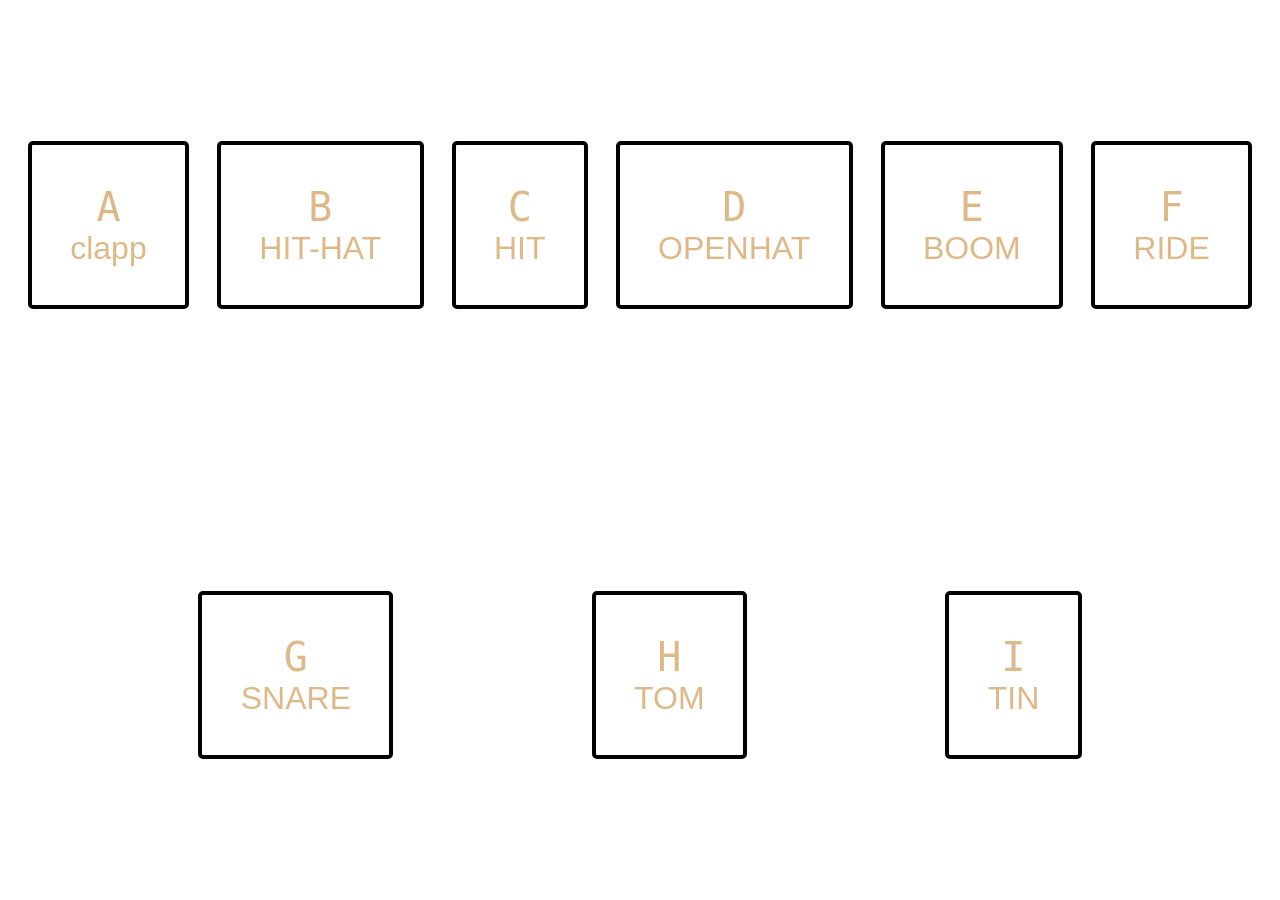
<file: index.html>
<!DOCTYPE html>
<html lang="en">
  <head>
    <meta charset="UTF-8" />
    <meta http-equiv="X-UA-Compatible" content="IE=edge" />
    <meta name="viewport" content="width=device-width, initial-scale=1.0" />
    <title>Musical Key Board WES-BOS-1</title>
    <link rel="stylesheet" href="/style.css" />
  </head>
  <body>
    <div class="keySet">
      <div data-key="65" class="keys"><kbd>A</kbd><p>clapp</p></div>
      <div data-key="83" class="keys"><kbd>B</kbd><p>HIT-HAT</p></div>
      <div data-key="68" class="keys"><kbd>C</kbd><p>HIT</p></div>
      <div data-key="70" class="keys"><kbd>D</kbd><p>OPENHAT</p></div>
      <div data-key="71" class="keys"><kbd>E</kbd><p>BOOM</p></div>
      <div data-key="72" class="keys"><kbd>F</kbd><p>RIDE</p></div>
      <div data-key="74" class="keys"><kbd>G</kbd><p>SNARE</p></div>
      <div data-key="75" class="keys"><kbd>H</kbd><p>TOM</p></div>
      <div data-key="76" class="keys"><kbd>I</kbd><p>TIN</p></div>
    </div>
    <audio data-key="65" src="./1.mp3"></audio>
    <audio data-key="83" src=""></audio>
    <audio data-key="68" src=""></audio>
    <audio data-key="70" src=""></audio>
    <audio data-key="71" src=""></audio>
    <audio data-key="72" src=""></audio>
    <audio data-key="74" src=""></audio>
    <audio data-key="75" src=""></audio>
    <audio data-key="76" src=""></audio>
  </body>
  <script>
  window.addEventListener("keydown",function(e){
const audio = document.querySelector(`audio[data-key='${e.keyCode}']`)
console.log(audio);
if(!audio) return;
audio.play();
  });
  </script>
</html>
</file>
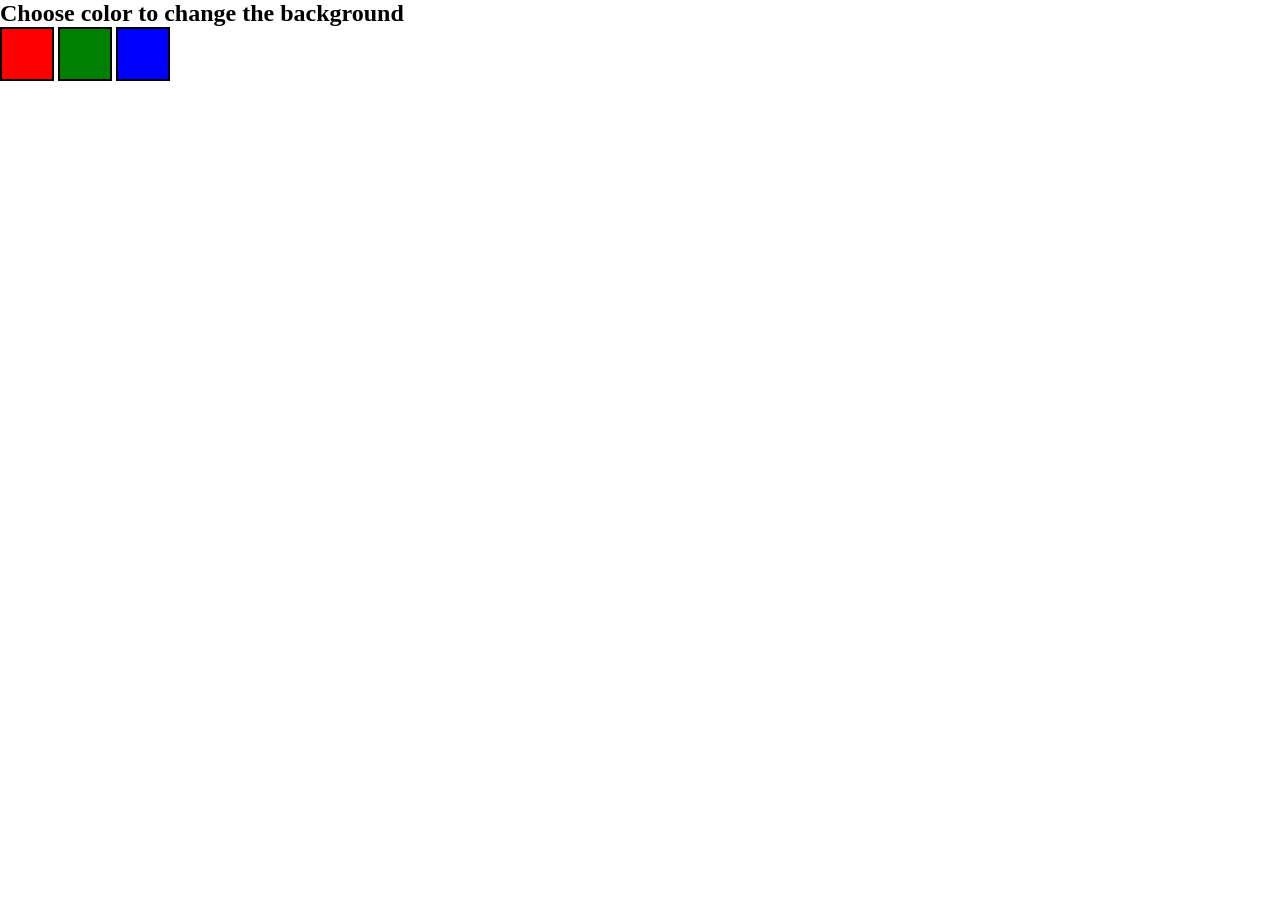
<file: ColorPalette/index.html>
<!DOCTYPE html>
<html lang="en">
  <head>
    <meta charset="UTF-8" />
    <meta http-equiv="X-UA-Compatible" content="IE=edge" />
    <meta name="viewport" content="width=device-width, initial-scale=1.0" />
    <title>Document</title>
    <link rel="stylesheet" href="./style.css" />
  </head>
  <body>
    <main>
      <section>
        <h1>Choose color to change the background</h1>
      </section>
      <section>
        <span class="btn" id="red"></span>
        <span class="btn " id="green"></span>
        <span class="btn " id="blue"></span>
      </section>
    </main>
  </body>
  <script src="script.js"></script>
</html>
</file>
<file: style.css>
* {
  margin: 0px;
  padding: 0px;
  box-sizing: border-box;
}
html,body{
  height: 100%;
  background: url("https://images.pexels.com/photos/3721941/pexels-photo-3721941.jpeg?auto=compress&cs=tinysrgb&w=1260&h=750&dpr=1");
  background-position: center;
  background-repeat: no-repeat;
  background-size: cover;
}
.keySet {
  height: 100%;
  display: flex;
  justify-content: space-evenly;
  align-items: center;
  flex-wrap: wrap;
}
body {
  height: 100%;
}

.keys {
  border: 4px solid black;
  padding: 3vw;
  background-color: transparent;
  color: burlywood;
  font-family: 'Segoe UI', Tahoma, Geneva, Verdana, sans-serif;
  font-size: xx-large;
  border-radius: 5px;
  display: block;
  text-align: center;
}
.keystroke{
  box-shadow: 0 0 10px yellowgreen;
  transition:all 0.07sec;
}
kbd{
  font-size: 40px;
  position: block;
}
.keys:hover{
  background-color: rgb(255, 228, 196,0.5)
}
</file>
<file: ColorPalette/style.css>
* {
  margin: 0px;
}

.btn {
  height: 50px;
  width: 50px;
  border: solid black 2px;
  display: inline-block;
}
#red {
  background-color: red;
}
#green {
  background-color: green;
}
#blue {
  background-color: blue;
}
</file>
